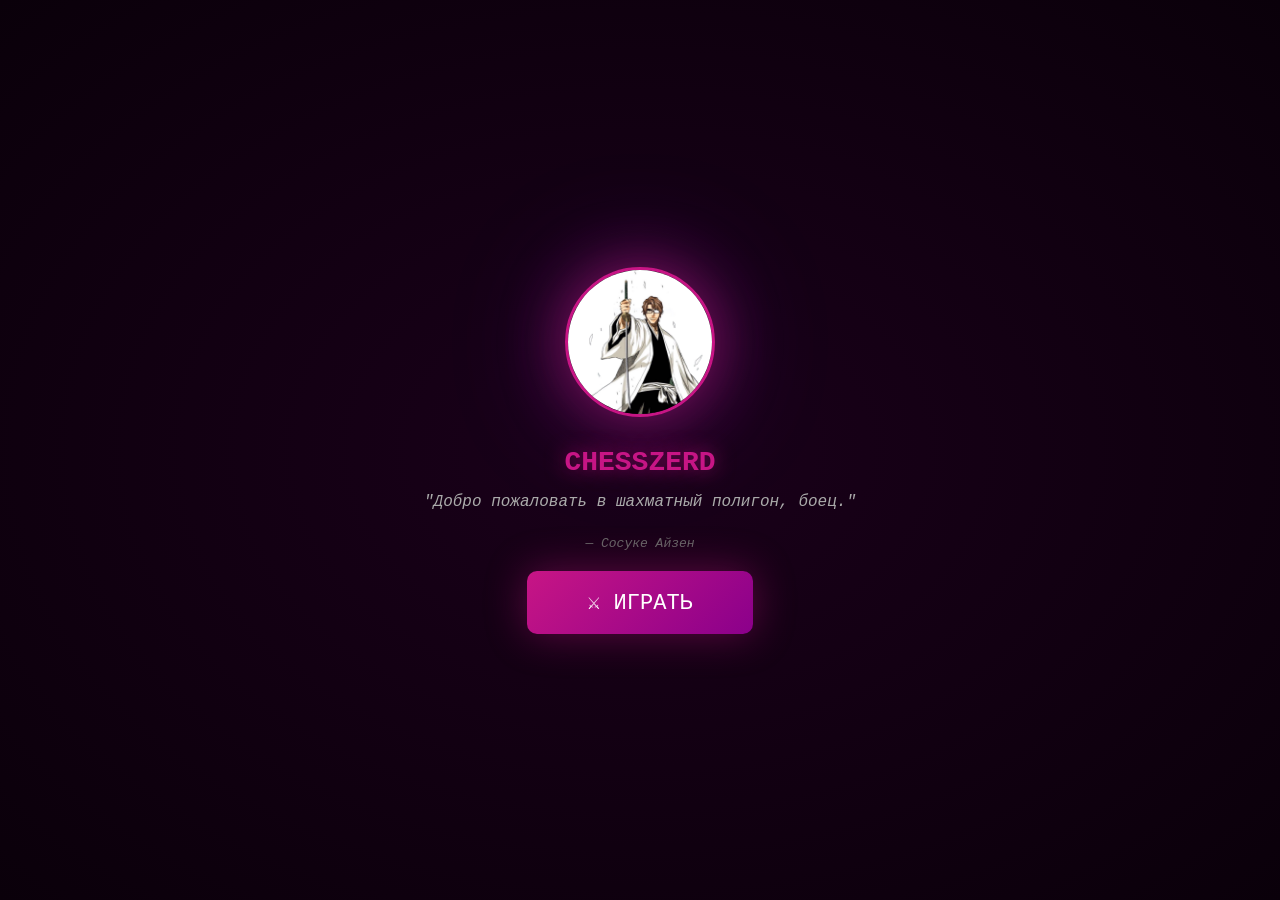
<file: index.html>
<!DOCTYPE html>
<html lang="ru">
<head>
    <meta charset="UTF-8">
    <meta name="viewport" content="width=device-width, initial-scale=1.0, user-scalable=no, viewport-fit=cover">
    <title>♟️ Chesszerd</title>
    <link rel="icon" href="data:image/svg+xml,<svg xmlns='http://www.w3.org/2000/svg' viewBox='0 0 100 100'><text y='.9em' font-size='90'>♟️</text></svg>">
    <style>
        * { margin:0; padding:0; box-sizing:border-box; -webkit-tap-highlight-color:transparent; }
        body {
            background:#0a0a0a; color:#d4d4d4;
            font-family:-apple-system,BlinkMacSystemFont,'Courier New',monospace;
            height:100vh; width:100vw; overflow:hidden;
            display:flex; flex-direction:column;
            user-select:none; -webkit-user-select:none;
        }

        #welcome {
            position:fixed; top:0; left:0; width:100%; height:100%;
            background:radial-gradient(ellipse at center, #1a001a, #0a000a);
            display:flex; justify-content:center; align-items:center; z-index:1000;
            flex-direction:column;
        }
        #welcome.hidden { display:none; }
        #welcome img {
            width:150px; height:150px; border-radius:50%;
            border:3px solid #c71585;
            box-shadow:0 0 60px rgba(199,21,133,0.6), 0 0 120px rgba(138,43,226,0.3);
            object-fit:cover; margin-bottom:20px;
        }
        #welcome h1 { font-size:28px; color:#c71585; text-shadow:0 0 20px rgba(199,21,133,0.7); margin:10px 0; }
        #welcome p { font-size:16px; color:#aaa; font-style:italic; margin:5px 0 20px; }
        #welcome button {
            background:linear-gradient(135deg,#c71585,#8b008b); color:white;
            border:none; padding:18px 60px; font-size:22px; font-family:'Courier New',monospace;
            border-radius:10px; cursor:pointer;
            box-shadow:0 0 40px rgba(199,21,133,0.4);
        }
        #welcome button:active { transform:scale(0.95); }

        #game { display:none; flex-direction:column; height:100%; }
        #game.active { display:flex; }

        #tabs {
            display:flex; background:#111; flex-shrink:0; overflow-x:auto;
            scroll-snap-type:x mandatory; -webkit-overflow-scrolling:touch;
        }
        #tabs::-webkit-scrollbar { display:none; }
        .tab {
            flex-shrink:0; scroll-snap-align:start;
            padding:12px 20px; color:#888; font-size:13px; cursor:pointer;
            border-bottom:2px solid transparent; transition:all 0.3s;
            white-space:nowrap; font-family:'Courier New',monospace;
        }
        .tab.active { color:#c71585; border-bottom-color:#c71585; }

        #quote {
            text-align:center; padding:8px; font-size:13px; color:#c71585;
            text-shadow:0 0 8px rgba(199,21,133,0.4); min-height:30px; flex-shrink:0;
        }

        #board-wrap { flex:1; display:flex; justify-content:center; align-items:center; padding:5px; }
        canvas {
            border-radius:6px; box-shadow:0 0 30px rgba(138,43,226,0.2);
            max-width:100%; max-height:100%; object-fit:contain;
        }

        #status { text-align:center; padding:6px; color:#555; font-size:10px; flex-shrink:0; }
    </style>
</head>
<body>

<div id="welcome">
    <img src="[data-uri]" alt="Айзен">
    <h1>CHESSZERD</h1>
    <p>"Добро пожаловать в шахматный полигон, боец."</p>
    <p style="color:#666; font-size:13px;">— Сосуке Айзен</p>
    <button onclick="document.getElementById('welcome').classList.add('hidden');document.getElementById('game').classList.add('active');initGame();">⚔️ ИГРАТЬ</button>
</div>

<div id="game">
    <div id="tabs">
        <div class="tab active" onclick="switchTab(this,'play')">♟️ Игра</div>
        <div class="tab" onclick="switchTab(this,'train')">📚 Обучение</div>
        <div class="tab" onclick="switchTab(this,'daily')">📅 Задача</div>
        <div class="tab" onclick="switchTab(this,'profile')">👤 Профиль</div>
        <div class="tab" onclick="switchTab(this,'theme')">🎨 Тема</div>
    </div>
    <div id="quote">"Садись. Покажи мне свою волю."</div>
    <div id="board-wrap"><canvas id="board"></canvas></div>
    <div id="status">Выберите фигуру и сделайте ход</div>
</div>

<script>
// ==========================================
// ВСТРОЕННЫЙ ДВИЖОК (БЕЗ ИМПОРТОВ)
// ==========================================

// --- BITBOARD ENGINE (минимальный) ---
const ZERO = 0n, ONE = 1n;
const PIECE_TYPES = { PAWN:0, KNIGHT:1, BISHOP:2, ROOK:3, QUEEN:4, KING:5 };
const COLORS = { WHITE:0, BLACK:1 };
const NOT_A_FILE = ~0x0101010101010101n;
const NOT_H_FILE = ~0x8080808080808080n;

function popLSB(bb) {
    if (bb === ZERO) return { sq: -1, bb: ZERO };
    const isolated = bb & -bb;
    const table = new Int8Array(64);
    for (let i = 0; i < 64; i++) table[Number((ONE << BigInt(i)) % 67n)] = i;
    return { sq: table[Number(isolated % 67n)], bb: bb ^ isolated };
}

function getFrom(m) { return m & 0x3F; }
function getTo(m) { return (m >> 6) & 0x3F; }
function getPromo(m) { return (m >> 12) & 0x7; }

// Атаки коня
const KNIGHT_ATTACKS = new Array(64);
(() => {
    for (let sq = 0; sq < 64; sq++) {
        const bb = ONE << BigInt(sq);
        const n = (bb & NOT_H_FILE) << 17n | (bb & NOT_A_FILE) << 15n | (bb & NOT_H_FILE) << 10n | (bb & NOT_A_FILE) << 6n | (bb & NOT_H_FILE) >> 6n | (bb & NOT_A_FILE) >> 10n | (bb & NOT_H_FILE) >> 15n | (bb & NOT_A_FILE) >> 17n;
        KNIGHT_ATTACKS[sq] = n;
    }
})();

// Атаки короля
const KING_ATTACKS = new Array(64);
(() => {
    for (let sq = 0; sq < 64; sq++) {
        const bb = ONE << BigInt(sq);
        KING_ATTACKS[sq] = (bb & NOT_H_FILE) << 1n | (bb & NOT_A_FILE) >> 1n | bb << 8n | bb >> 8n | (bb & NOT_H_FILE) << 9n | (bb & NOT_A_FILE) << 7n | (bb & NOT_H_FILE) >> 7n | (bb & NOT_A_FILE) >> 9n;
    }
})();

class Board {
    constructor() {
        this.pieces = new Array(12).fill(ZERO);
        this.occupied = [ZERO, ZERO];
        this.all_occupied = ZERO;
        this.active_color = 0;
        this.castling_rights = 0b1111;
        this.en_passant_square = -1;
    }

    loadFEN(fen) {
        this.pieces = new Array(12).fill(ZERO);
        const parts = fen.split(' ');
        const ranks = parts[0].split('/');
        let sq = 56;
        for (const rank of ranks) {
            for (const ch of rank) {
                if (ch >= '1' && ch <= '8') { sq += parseInt(ch); }
                else {
                    const color = ch === ch.toUpperCase() ? 0 : 1;
                    const pc = ch.toLowerCase();
                    let type = 0;
                    if (pc === 'p') type = 0;
                    else if (pc === 'n') type = 1;
                    else if (pc === 'b') type = 2;
                    else if (pc === 'r') type = 3;
                    else if (pc === 'q') type = 4;
                    else if (pc === 'k') type = 5;
                    this.pieces[type * 2 + color] |= ONE << BigInt(sq);
                    sq++;
                }
            }
            sq -= 16;
        }
        this.active_color = parts[1] === 'w' ? 0 : 1;
        this.recalc();
    }

    recalc() {
        this.occupied = [ZERO, ZERO];
        for (let i = 0; i < 6; i++) {
            this.occupied[0] |= this.pieces[i * 2];
            this.occupied[1] |= this.pieces[i * 2 + 1];
        }
        this.all_occupied = this.occupied[0] | this.occupied[1];
    }

    generatePseudoMoves() {
        const moves = [];
        const us = this.active_color;
        const them = us ^ 1;
        const all = this.all_occupied;

        // Пешки
        let pawns = this.pieces[us];
        while (pawns !== ZERO) {
            const { sq, bb } = popLSB(pawns); pawns = bb;
            const dir = us === 0 ? 8 : -8;
            const startRank = us === 0 ? 1 : 6;
            const promoRank = us === 0 ? 6 : 1;
            const rank = Math.floor(sq / 8);

            // Вперёд
            const fwd = sq + dir;
            if (!(all & (ONE << BigInt(fwd)))) {
                if (rank === promoRank) {
                    for (let p = 1; p <= 4; p++) moves.push(sq | (fwd << 6) | (p << 12));
                } else {
                    moves.push(sq | (fwd << 6));
                    if (rank === startRank) {
                        const fwd2 = sq + 2 * dir;
                        if (!(all & (ONE << BigInt(fwd2)))) moves.push(sq | (fwd2 << 6));
                    }
                }
            }

            // Взятия
            for (const df of [-1, 1]) {
                const file = sq % 8;
                if (df === -1 && file === 0) continue;
                if (df === 1 && file === 7) continue;
                const capSq = sq + dir + df;
                const capBB = ONE << BigInt(capSq);
                if (capSq >= 0 && capSq < 64 && (this.occupied[them] & capBB || capSq === this.en_passant_square)) {
                    if (rank === promoRank) {
                        for (let p = 1; p <= 4; p++) moves.push(sq | (capSq << 6) | (p << 12) | (capSq === this.en_passant_square ? (1 << 15) : 0));
                    } else {
                        moves.push(sq | (capSq << 6) | (capSq === this.en_passant_square ? (1 << 15) : 0));
                    }
                }
            }
        }

        // Кони
        let knights = this.pieces[2 + us];
        while (knights !== ZERO) {
            const { sq, bb } = popLSB(knights); knights = bb;
            let att = KNIGHT_ATTACKS[sq] & ~this.occupied[us];
            while (att !== ZERO) { const r = popLSB(att); moves.push(sq | (r.sq << 6)); att = r.bb; }
        }

        // Слоны/Ферзи (диагонали)
        let bishops = this.pieces[4 + us] | this.pieces[8 + us];
        while (bishops !== ZERO) {
            const { sq, bb } = popLSB(bishops); bishops = bb;
            for (const dir of [9, 7, -7, -9]) {
                let ray = ZERO; let nsq = sq;
                while (true) {
                    nsq += dir;
                    if (nsq < 0 || nsq >= 64) break;
                    if (dir === 9 || dir === -7) { if (nsq % 8 === 0) break; }
                    if (dir === 7 || dir === -9) { if (nsq % 8 === 7) break; }
                    ray |= ONE << BigInt(nsq);
                    if (all & (ONE << BigInt(nsq))) break;
                }
                ray &= ~this.occupied[us];
                while (ray !== ZERO) { const r = popLSB(ray); moves.push(sq | (r.sq << 6)); ray = r.bb; }
            }
        }

        // Ладьи/Ферзи (прямые)
        let rooks = this.pieces[6 + us] | this.pieces[8 + us];
        while (rooks !== ZERO) {
            const { sq, bb } = popLSB(rooks); rooks = bb;
            for (const dir of [8, -8, 1, -1]) {
                let ray = ZERO; let nsq = sq;
                while (true) {
                    nsq += dir;
                    if (nsq < 0 || nsq >= 64) break;
                    if (dir === 1 && nsq % 8 === 0) break;
                    if (dir === -1 && nsq % 8 === 7) break;
                    ray |= ONE << BigInt(nsq);
                    if (all & (ONE << BigInt(nsq))) break;
                }
                ray &= ~this.occupied[us];
                while (ray !== ZERO) { const r = popLSB(ray); moves.push(sq | (r.sq << 6)); ray = r.bb; }
            }
        }

        // Король
        let king = this.pieces[10 + us];
        if (king !== ZERO) {
            const { sq } = popLSB(king);
            let att = KING_ATTACKS[sq] & ~this.occupied[us];
            while (att !== ZERO) { const r = popLSB(att); moves.push(sq | (r.sq << 6)); att = r.bb; }
            // Рокировка
            if (us === 0 && sq === 4) {
                if ((this.castling_rights & 1) && !(all & 0x60n)) moves.push(4 | (6 << 6) | (2 << 15));
                if ((this.castling_rights & 2) && !(all & 0x0En)) moves.push(4 | (2 << 6) | (2 << 15));
            }
            if (us === 1 && sq === 60) {
                if ((this.castling_rights & 4) && !(all & 0x6000000000000000n)) moves.push(60 | (62 << 6) | (2 << 15));
                if ((this.castling_rights & 8) && !(all & 0x0E00000000000000n)) moves.push(60 | (58 << 6) | (2 << 15));
            }
        }

        return moves;
    }

    inCheck() {
        const us = this.active_color;
        const them = us ^ 1;
        const kingBB = this.pieces[10 + us];
        if (kingBB === ZERO) return true;
        const sq = popLSB(kingBB).sq;
        const bb = ONE << BigInt(sq);

        // Пешки
        const pawnDir = us === 0 ? -8 : 8;
        for (const df of [-1, 1]) {
            const f = sq % 8;
            if (df === -1 && f === 0) continue;
            if (df === 1 && f === 7) continue;
            const csq = sq + pawnDir + df;
            if (csq >= 0 && csq < 64 && (this.pieces[them] & (ONE << BigInt(csq)))) return true;
        }

        // Кони
        if (KNIGHT_ATTACKS[sq] & this.pieces[2 + them]) return true;
        // Король
        if (KING_ATTACKS[sq] & this.pieces[10 + them]) return true;

        // Скользящие (диагонали)
        for (const dir of [9, 7, -7, -9]) {
            let nsq = sq;
            while (true) {
                nsq += dir;
                if (nsq < 0 || nsq >= 64) break;
                if (dir === 9 || dir === -7) { if (nsq % 8 === 0) break; }
                if (dir === 7 || dir === -9) { if (nsq % 8 === 7) break; }
                const tbb = ONE << BigInt(nsq);
                if (this.occupied[them] & tbb) {
                    if ((this.pieces[4 + them] | this.pieces[8 + them]) & tbb) return true;
                    break;
                }
                if (this.all_occupied & tbb) break;
            }
        }

        // Скользящие (прямые)
        for (const dir of [8, -8, 1, -1]) {
            let nsq = sq;
            while (true) {
                nsq += dir;
                if (nsq < 0 || nsq >= 64) break;
                if (dir === 1 && nsq % 8 === 0) break;
                if (dir === -1 && nsq % 8 === 7) break;
                const tbb = ONE << BigInt(nsq);
                if (this.occupied[them] & tbb) {
                    if ((this.pieces[6 + them] | this.pieces[8 + them]) & tbb) return true;
                    break;
                }
                if (this.all_occupied & tbb) break;
            }
        }

        return false;
    }

    makeMove(move) {
        const from = getFrom(move);
        const to = getTo(move);
        const promo = getPromo(move);
        const special = (move >> 15) & 0x1;
        const us = this.active_color;
        const them = us ^ 1;

        // Определяем тип фигуры
        let pieceType = -1;
        const fromBB = ONE << BigInt(from);
        for (let i = 0; i < 6; i++) {
            if (this.pieces[i * 2 + us] & fromBB) { pieceType = i; this.pieces[i * 2 + us] ^= fromBB; break; }
        }

        // Сброс вражеской фигуры
        const toBB = ONE << BigInt(to);
        for (let i = 0; i < 6; i++) {
            if (this.pieces[i * 2 + them] & toBB) { this.pieces[i * 2 + them] ^= toBB; break; }
        }

        // En passant
        if (special === 1 && pieceType === 0 && to === this.en_passant_square) {
            const capSq = us === 0 ? to - 8 : to + 8;
            this.pieces[them] ^= (ONE << BigInt(capSq));
        }

        // Установка фигуры
        const finalType = promo > 0 ? promo : pieceType;
        this.pieces[finalType * 2 + us] |= toBB;

        // Рокировка
        if (special === 2) {
            if (to === 6) { this.pieces[6 + us] ^= (ONE << 7n); this.pieces[6 + us] |= (ONE << 5n); }
            if (to === 2) { this.pieces[6 + us] ^= ONE; this.pieces[6 + us] |= (ONE << 3n); }
            if (to === 62) { this.pieces[6 + us] ^= (ONE << 63n); this.pieces[6 + us] |= (ONE << 61n); }
            if (to === 58) { this.pieces[6 + us] ^= (ONE << 56n); this.pieces[6 + us] |= (ONE << 59n); }
        }

        // Обновление
        this.active_color = them;
        this.en_passant_square = (pieceType === 0 && Math.abs(to - from) === 16) ? (from + to) >> 1 : -1;
        if (pieceType === 5) this.castling_rights &= (us === 0 ? 12 : 3);
        if (from === 0 || to === 0) this.castling_rights &= ~2;
        if (from === 7 || to === 7) this.castling_rights &= ~1;
        if (from === 56 || to === 56) this.castling_rights &= ~8;
        if (from === 63 || to === 63) this.castling_rights &= ~4;
        this.recalc();
    }
}

// --- ОТРИСОВЩИК ---
class Renderer {
    constructor(canvas) {
        this.canvas = canvas;
        this.ctx = canvas.getContext('2d');
        this.selectedSquare = -1;
        this.legalMoves = [];
        this.flipped = false;
        this.pieceSymbols = { 'K':'♔','Q':'♕','R':'♖','B':'♗','N':'♘','P':'♙','k':'♚','q':'♛','r':'♜','b':'♝','n':'♞','p':'♟' };
        this.resize();
        window.addEventListener('resize', () => this.resize());
    }
    resize() {
        const s = Math.min(window.innerWidth-10, window.innerHeight-160, 600);
        this.canvas.width = s; this.canvas.height = s; this.sq = s/8;
    }
    getSquareFromXY(x, y) {
        const f = Math.floor(x/this.sq), r = Math.floor(y/this.sq);
        if (f<0||f>=8||r<0||r>=8) return -1;
        return (this.flipped?7-r:r)*8 + (this.flipped?7-f:f);
    }
    draw(board, last=null) {
        const c = this.ctx, s = this.sq;
        const light = '#769656', dark = '#eeeed2';
        for (let r=0; r<8; r++) for (let f=0; f<8; f++) {
            const x=f*s, y=r*s;
            const sqIdx = (this.flipped?7-r:r)*8 + (this.flipped?7-f:f);
            c.fillStyle = (r+f)%2===0 ? light : dark;
            c.fillRect(x,y,s,s);
            if (sqIdx===this.selectedSquare) { c.fillStyle='#f6f669'; c.fillRect(x,y,s,s); }
            if (last && (sqIdx===last.from||sqIdx===last.to)) { c.fillStyle='#cdd26a88'; c.fillRect(x,y,s,s); }
        }
        for (const m of this.legalMoves) {
            const to = (m>>6)&0x3F, r=Math.floor(to/8), f=to%8;
            const dr=this.flipped?7-r:r, df=this.flipped?7-f:f;
            c.fillStyle='#00000044'; c.beginPath(); c.arc(df*s+s/2,dr*s+s/2,s*.18,0,6.28); c.fill();
        }
        c.font = ; c.textAlign='center'; c.textBaseline='middle';
        const chars = ['P','N','B','R','Q','K'];
        if (board) {
            for (let r=0; r<8; r++) for (let f=0; f<8; f++) {
                const br=this.flipped?7-r:r, bf=this.flipped?7-f:f, si=br*8+bf;
                for (let t=0; t<6; t++) for (let col=0; col<2; col++) {
                    if (board.pieces[t*2+col] & (1n<<BigInt(si))) {
                        const ch = col===0?chars[t]:chars[t].toLowerCase();
                        c.fillStyle=col===0?'#fff':'#000';
                        c.strokeStyle=col===0?'#000':'#fff'; c.lineWidth=2;
                        c.strokeText(this.pieceSymbols[ch], f*s+s/2, r*s+s/2);
                        c.fillText(this.pieceSymbols[ch], f*s+s/2, r*s+s/2);
                    }
                }
            }
        }
    }
}

// --- ГЛОБАЛЬНЫЕ ПЕРЕМЕННЫЕ ---
let board, renderer, selected = -1, legalMoves = [];

// --- ИНИЦИАЛИЗАЦИЯ ---
function initGame() {
    board = new Board();
    board.loadFEN('rnbqkbnr/pppppppp/8/8/8/8/PPPPPPPP/RNBQKBNR w KQkq - 0 1');
    renderer = new Renderer(document.getElementById('board'));
    renderer.draw(board);
    document.getElementById('status').textContent = 'Выберите фигуру и сделайте ход';

    const canvas = document.getElementById('board');
    canvas.onclick = (e) => {
        const rect = canvas.getBoundingClientRect();
        handleClick(renderer.getSquareFromXY(e.clientX-rect.left, e.clientY-rect.top));
    };
    canvas.ontouchstart = (e) => {
        e.preventDefault();
        const rect = canvas.getBoundingClientRect();
        const t = e.touches[0];
        handleClick(renderer.getSquareFromXY(t.clientX-rect.left, t.clientY-rect.top));
    };
}

function handleClick(sq) {
    if (sq<0||sq>=64) return;
    if (selected>=0) {
        const move = legalMoves.find(m=>getTo(m)===sq);
        if (move) {
            board.makeMove(move);
            renderer.selectedSquare=-1; renderer.legalMoves=[]; selected=-1; legalMoves=[];
            renderer.draw(board,{from:getFrom(move),to:getTo(move)});
            document.getElementById('status').textContent='Ход сделан';
            setTimeout(()=>{
                const aiMoves=board.generatePseudoMoves().filter(m=>{board.makeMove(m);const c=board.inCheck();board.makeMove(m);return !c;});
                if(aiMoves.length>0){const m=aiMoves[Math.floor(Math.random()*aiMoves.length)];board.makeMove(m);renderer.draw(board);document.getElementById('status').textContent='Ваш ход';}
            },400);
            return;
        }
        selected=-1; legalMoves=[]; renderer.selectedSquare=-1; renderer.legalMoves=[]; renderer.draw(board);
    }
    const us=board.active_color;
    for(let t=0;t<6;t++) if(board.pieces[t*2+us]&(1n<<BigInt(sq))) {
        selected=sq; renderer.selectedSquare=sq;
        legalMoves=board.generatePseudoMoves().filter(m=>getFrom(m)===sq&&(()=>{board.makeMove(m);const c=board.inCheck();board.makeMove(m);return !c;})());
        renderer.legalMoves=legalMoves; renderer.draw(board); return;
    }
}

// --- ВКЛАДКИ ---
function switchTab(el, tab) {
    document.querySelectorAll('.tab').forEach(t=>t.classList.remove('active'));
    el.classList.add('active');
}

// --- ЦИТАТЫ ---
const quotes = ['"Садись. Покажи мне свою волю."','"Шахматы — это битва разумов. Ты готов проиграть?"','"Каждый ход — это шаг к твоему поражению."'];
document.getElementById('quote').textContent = quotes[Math.floor(Math.random()*quotes.length)];
</script>
</body>
</html>
</file>
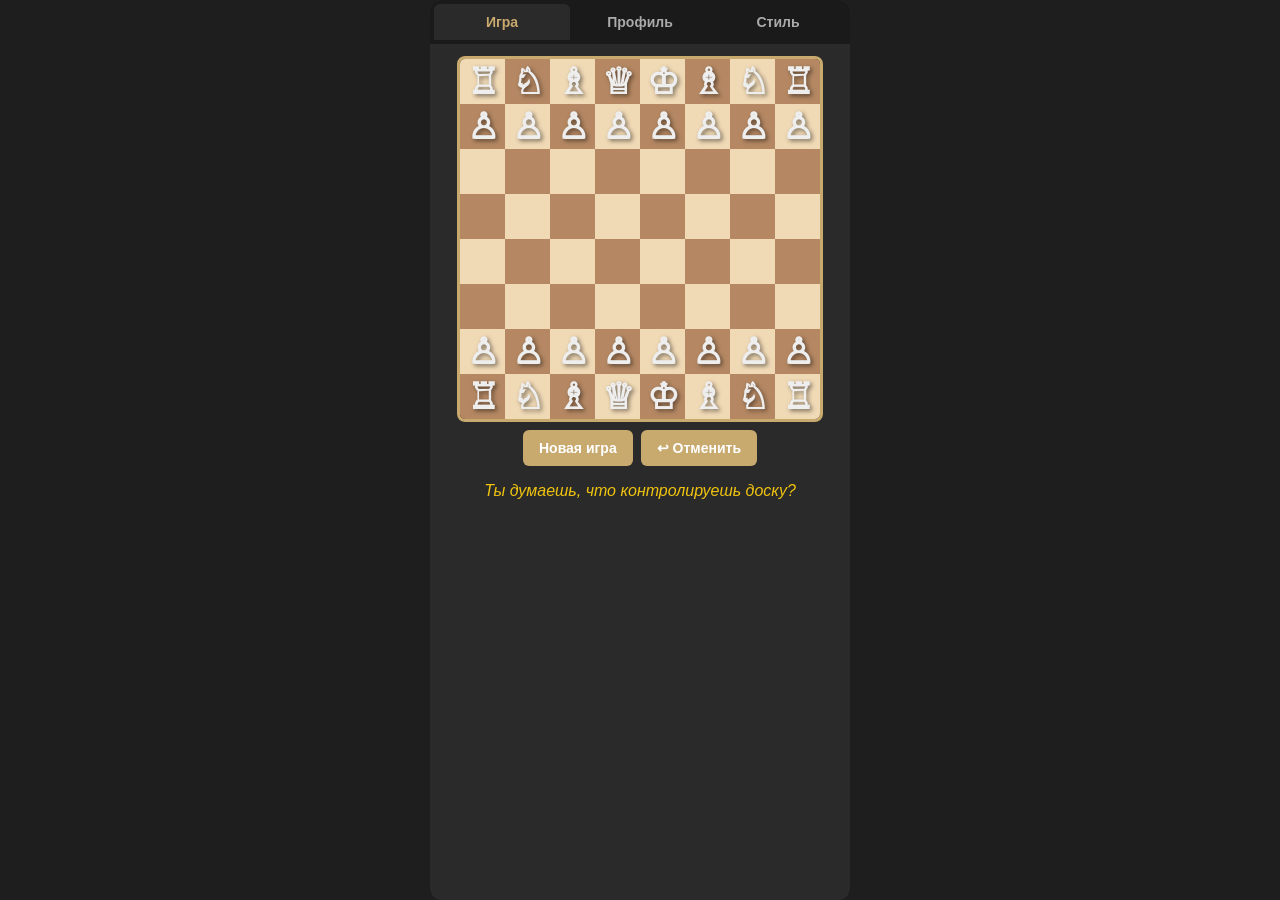
<file: www/index.html>
<!DOCTYPE html>
<html lang="ru">
<head>
<meta charset="UTF-8">
<meta name="viewport" content="width=device-width, initial-scale=1.0, maximum-scale=1.0, user-scalable=no">
<title>Chesszerd</title>
<style>
:root {
  --bg: #1e1e1e; --panel: #2a2a2a; --text: #eee; --accent: #c8a96e; --gold: #f1c40f;
  --cell-light: #b58863; --cell-dark: #f0d9b5; /* дерево по умолчанию */
  --piece-color: #000; --piece-shadow: rgba(0,0,0,0.5);
  --tab-active: var(--accent);
}
body {
  background: var(--bg); color: var(--text); font-family: 'Segoe UI', sans-serif;
  display: flex; justify-content: center; align-items: center; height: 100vh;
  margin: 0; overflow: hidden;
}
#app-container {
  width: 100%; max-width: 420px; height: 100vh; display: flex; flex-direction: column;
  background: var(--panel); border-radius: 12px; overflow: hidden;
  position: relative;
}
.tab-bar {
  display: flex; background: #1a1a1a; padding: 4px; gap: 2px;
}
.tab-btn {
  flex: 1; text-align: center; padding: 10px; color: #aaa; cursor: pointer;
  font-size: 14px; font-weight: bold; border-radius: 6px 6px 0 0;
  transition: all 0.2s;
}
.tab-btn.active { background: var(--panel); color: var(--accent); }
.tab-content { display: none; flex: 1; overflow-y: auto; padding: 12px; }
#tab-game { display: block; }

#chessboard {
  width: min(360px, 90vw); height: min(360px, 90vw);
  margin: 0 auto;
  display: grid; grid-template-columns: repeat(8, 1fr); grid-template-rows: repeat(8, 1fr);
  border: 3px solid var(--accent); border-radius: 8px; overflow: hidden;
}
.cell {
  display: flex; align-items: center; justify-content: center;
  font-size: min(7vw, 36px); line-height: 1; user-select: none;
  transition: background 0.1s;
}
.cell.light { background: var(--cell-light); }
.cell.dark { background: var(--cell-dark); }
.piece {
  text-shadow: 2px 2px 4px var(--piece-shadow);
  font-weight: bold;
}
button {
  background: var(--accent); color: #fff; border: none; padding: 10px 16px;
  border-radius: 6px; font-weight: bold; cursor: pointer;
  font-size: 14px;
}
.control-bar { display: flex; gap: 8px; padding: 8px 0; flex-wrap: wrap; justify-content: center; }
.aizen-quote { font-style: italic; color: var(--gold); text-align: center; margin: 8px 0; }

/* Профиль */
.profile-section { text-align: center; }
.avatar-grid { display: flex; gap: 10px; justify-content: center; flex-wrap: wrap; margin: 10px 0; }
.avatar-img {
  width: 50px; height: 50px; border-radius: 50%; border: 3px solid transparent;
  background-size: cover; cursor: pointer; transition: 0.2s;
}
.avatar-img.selected, .avatar-img:hover { border-color: var(--accent); }

/* Настройки */
.theme-selector {
  display: flex; gap: 10px; justify-content: center; flex-wrap: wrap; margin: 8px 0;
}
.theme-btn {
  background: #444; color: white; padding: 6px 12px; border-radius: 20px;
  border: none; cursor: pointer; font-size: 12px;
}
.theme-btn.active { background: var(--accent); }
</style>
</head>
<body>
<div id="app-container">
  <div class="tab-bar">
    <div class="tab-btn active" onclick="ChesszerdApp.switchTab('tab-game')">Игра</div>
    <div class="tab-btn" onclick="ChesszerdApp.switchTab('tab-profile')">Профиль</div>
    <div class="tab-btn" onclick="ChesszerdApp.switchTab('tab-settings')">Стиль</div>
  </div>

  <!-- Игра -->
  <div id="tab-game" class="tab-content">
    <div id="chessboard"></div>
    <div class="control-bar">
      <button id="btn-new-game">Новая игра</button>
      <button onclick="ChesszerdApp.undoMove()">↩ Отменить</button>
    </div>
    <div id="aizen-quote" class="aizen-quote"></div>
  </div>

  <!-- Профиль -->
  <div id="tab-profile" class="tab-content">
    <div class="profile-section">
      <h2 id="profile-greeting">Игрок</h2>
      <p>ELO: <span id="elo">1200</span></p>
      <p>Побед: <span id="wins">0</span> / Поражений: <span id="losses">0</span></p>
      <div>
        <label>Имя: <input id="username-input" type="text" placeholder="Введи ник" maxlength="20"></label>
        <button onclick="ChesszerdApp.saveProfile()">Сохранить</button>
      </div>
      <div class="avatar-grid" id="avatar-chooser"></div>
    </div>
  </div>

  <!-- Настройки стилей -->
  <div id="tab-settings" class="tab-content">
    <h3>Тема доски</h3>
    <div class="theme-selector" id="theme-selector"></div>
    <h3>Стиль фигур</h3>
    <div class="theme-selector" id="style-selector"></div>
  </div>
</div>

<script src="engine.js"></script>
<script src="app.js"></script>
</body>
</html>
</file>
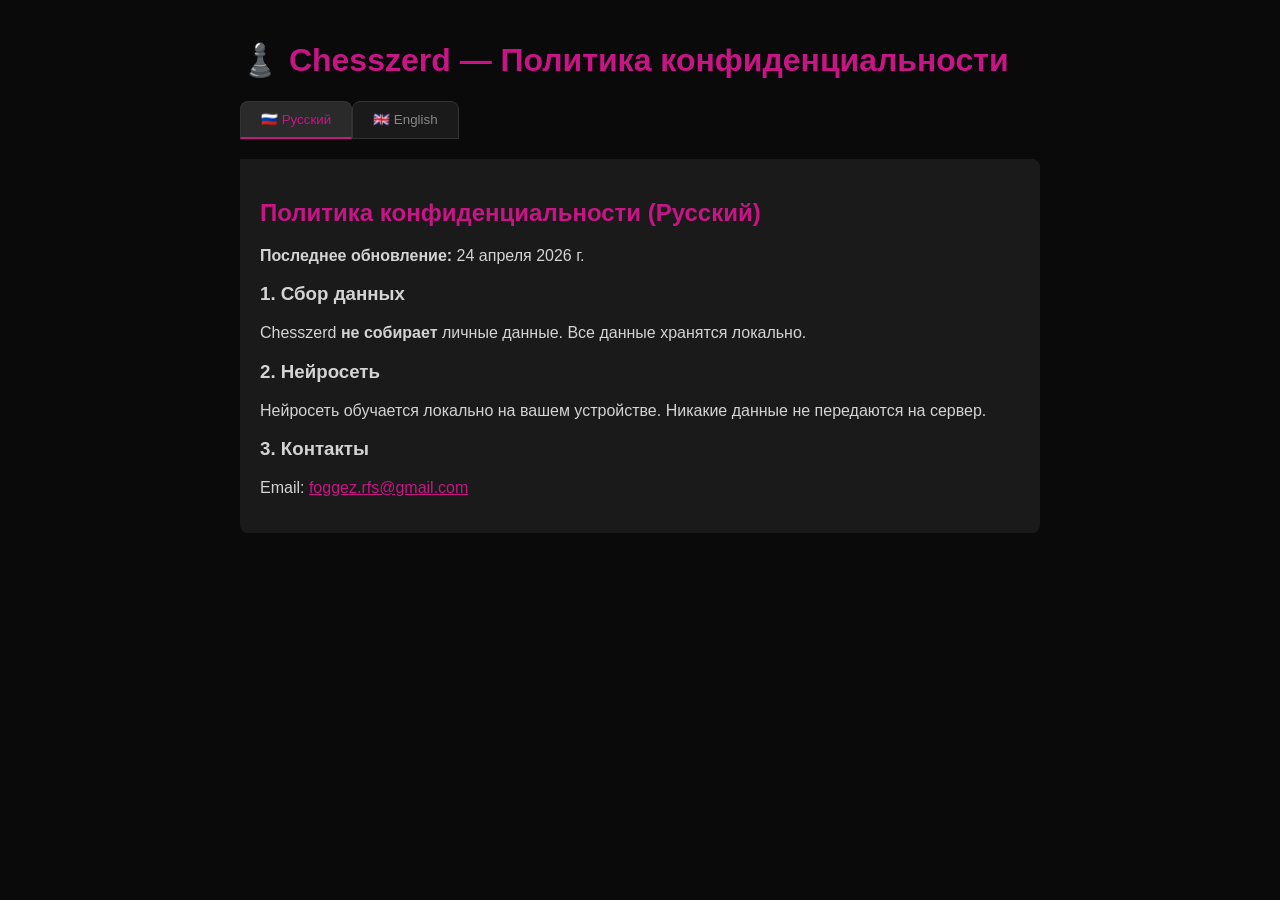
<file: privacy_policy.html>
<!DOCTYPE html>
<html lang="ru">
<head>
    <meta charset="UTF-8">
    <meta name="viewport" content="width=device-width, initial-scale=1.0">
    <title>Политика конфиденциальности | Privacy Policy — Chesszerd</title>
    <style>
        body { font-family: sans-serif; max-width: 800px; margin: 0 auto; padding: 20px; background: #0a0a0a; color: #d4d4d4; }
        h1, h2 { color: #c71585; }
        .tabs { display: flex; gap: 0; margin-bottom: 20px; }
        .tab { padding: 10px 20px; cursor: pointer; background: #1a1a1a; border: 1px solid #333; color: #888; border-radius: 8px 8px 0 0; }
        .tab.active { background: #2a2a2a; color: #c71585; border-bottom: 2px solid #c71585; }
        .content { display: none; background: #1a1a1a; padding: 20px; border-radius: 0 8px 8px 8px; }
        .content.active { display: block; }
        a { color: #c71585; }
    </style>
</head>
<body>
    <h1>♟️ Chesszerd — Политика конфиденциальности</h1>
    <div class="tabs">
        <button class="tab active" onclick="switchTab('ru')">🇷🇺 Русский</button>
        <button class="tab" onclick="switchTab('en')">🇬🇧 English</button>
    </div>
    <div id="ru" class="content active">
        <h2>Политика конфиденциальности (Русский)</h2>
        <p><strong>Последнее обновление:</strong> 24 апреля 2026 г.</p>
        <h3>1. Сбор данных</h3>
        <p>Chesszerd <strong>не собирает</strong> личные данные. Все данные хранятся локально.</p>
        <h3>2. Нейросеть</h3>
        <p>Нейросеть обучается локально на вашем устройстве. Никакие данные не передаются на сервер.</p>
        <h3>3. Контакты</h3>
        <p>Email: <a href="mailto:foggez.rfs@gmail.com">foggez.rfs@gmail.com</a></p>
    </div>
    <div id="en" class="content">
        <h2>Privacy Policy (English)</h2>
        <p><strong>Last updated:</strong> April 24, 2026</p>
        <h3>1. Data Collection</h3>
        <p>Chesszerd <strong>does not collect</strong> personal data. All data is stored locally.</p>
        <h3>2. Neural Network</h3>
        <p>The neural network trains locally on your device. No data is transmitted to any server.</p>
        <h3>3. Contact</h3>
        <p>Email: <a href="mailto:foggez.rfs@gmail.com">foggez.rfs@gmail.com</a></p>
    </div>
    <script>
        function switchTab(lang) {
            document.querySelectorAll('.tab').forEach(t => t.classList.remove('active'));
            document.querySelectorAll('.content').forEach(c => c.classList.remove('active'));
            document.querySelector(`[onclick="switchTab('${lang}')"]`).classList.add('active');
            document.getElementById(lang).classList.add('active');
        }
    </script>
</body>
</html>
</file>
